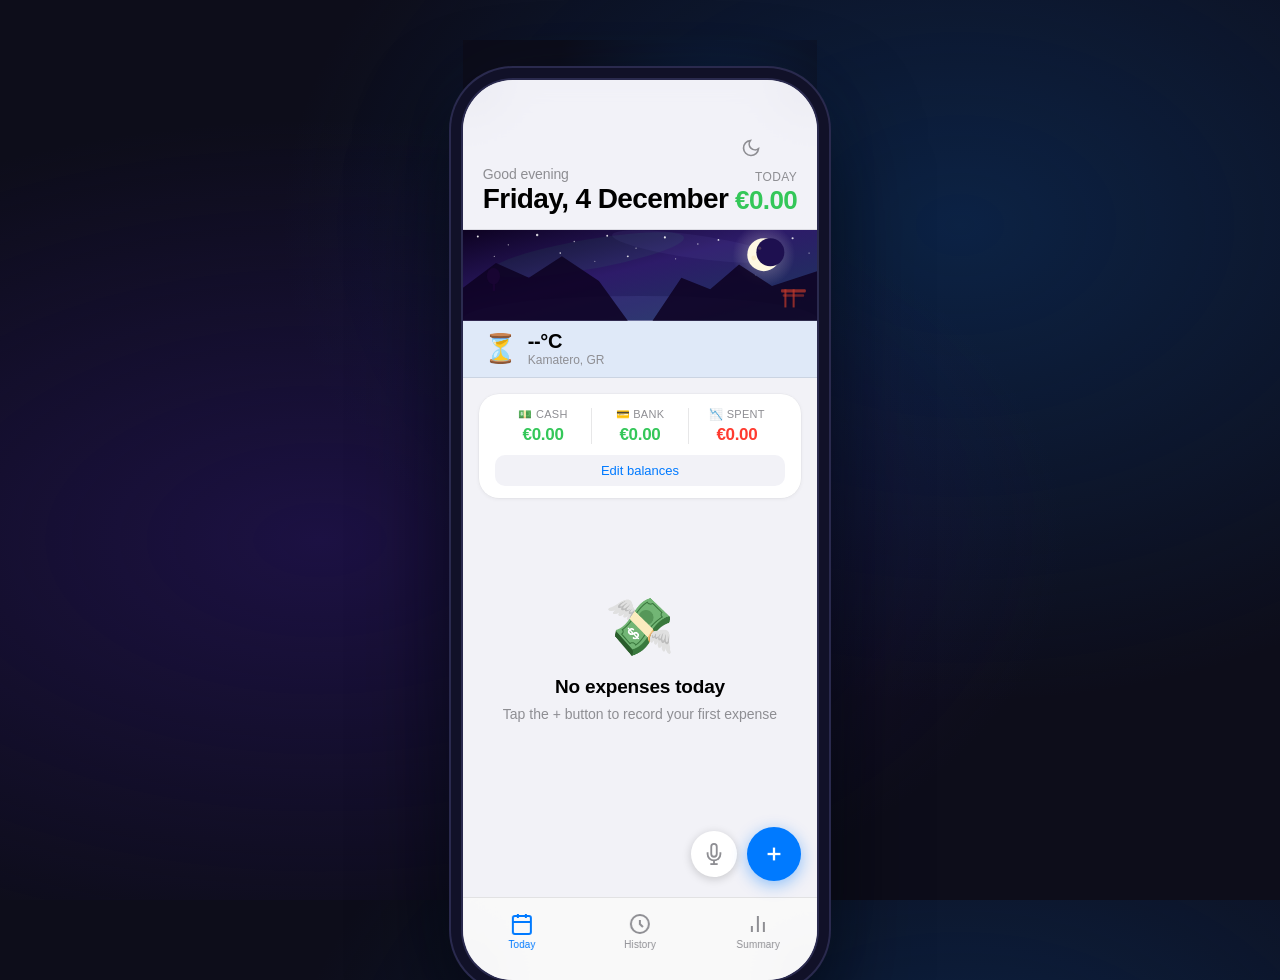
<file: index.html>
<!DOCTYPE html>
<html lang="en">
<head>
  <meta charset="UTF-8">
  <meta name="viewport" content="width=device-width, initial-scale=1.0, viewport-fit=cover">
  <title>Daily Expenses</title>

  <!-- PWA -->
  <link rel="manifest" href="manifest.json">
  <meta name="theme-color" content="#1C1C1E">

  <!-- iOS Safari PWA -->
  <meta name="apple-mobile-web-app-capable" content="yes">
  <meta name="apple-mobile-web-app-status-bar-style" content="black-translucent">
  <meta name="apple-mobile-web-app-title" content="Expenses">
  <link rel="apple-touch-icon" href="icon-192.png">

  <link rel="stylesheet" href="style.css">
</head>
<body>
  <div class="app">

    <!-- Header -->
    <header class="header">
      <div class="header-content">
        <div class="header-left">
          <p class="header-greeting" id="greeting">Good morning</p>
          <h1 class="header-date" id="header-date">Today</h1>
        </div>
        <div class="header-right">
          <button class="theme-toggle" id="theme-toggle" title="Toggle dark mode">
            <svg id="theme-icon-sun" viewBox="0 0 24 24" fill="none" stroke="currentColor" stroke-width="2"><circle cx="12" cy="12" r="5"/><line x1="12" y1="1" x2="12" y2="3"/><line x1="12" y1="21" x2="12" y2="23"/><line x1="4.22" y1="4.22" x2="5.64" y2="5.64"/><line x1="18.36" y1="18.36" x2="19.78" y2="19.78"/><line x1="1" y1="12" x2="3" y2="12"/><line x1="21" y1="12" x2="23" y2="12"/><line x1="4.22" y1="19.78" x2="5.64" y2="18.36"/><line x1="18.36" y1="5.64" x2="19.78" y2="4.22"/></svg>
            <svg id="theme-icon-moon" viewBox="0 0 24 24" fill="none" stroke="currentColor" stroke-width="2" style="display:none"><path d="M21 12.79A9 9 0 1 1 11.21 3 7 7 0 0 0 21 12.79z"/></svg>
          </button>
          <p class="daily-total-label">Today</p>
          <p class="daily-total-amount" id="daily-total">€0.00</p>
        </div>
      </div>
    </header>

    <!-- Anime Banner -->
    <div class="anime-banner">
      <svg viewBox="0 0 430 110" xmlns="http://www.w3.org/2000/svg" preserveAspectRatio="xMidYMid slice">
        <defs>
          <linearGradient id="sky" x1="0%" y1="0%" x2="100%" y2="100%">
            <stop offset="0%" stop-color="#0d0221"/>
            <stop offset="45%" stop-color="#2d1b69"/>
            <stop offset="100%" stop-color="#1a3a5c"/>
          </linearGradient>
          <radialGradient id="moonGlow" cx="50%" cy="50%" r="50%">
            <stop offset="0%" stop-color="#fffbe6" stop-opacity="0.35"/>
            <stop offset="100%" stop-color="#fffbe6" stop-opacity="0"/>
          </radialGradient>
          <radialGradient id="starGlow" cx="50%" cy="50%" r="50%">
            <stop offset="0%" stop-color="white" stop-opacity="1"/>
            <stop offset="100%" stop-color="white" stop-opacity="0"/>
          </radialGradient>
        </defs>
        <!-- Sky -->
        <rect width="430" height="110" fill="url(#sky)"/>
        <!-- Aurora streaks -->
        <ellipse cx="150" cy="30" rx="120" ry="18" fill="#38ef7d" opacity="0.06" transform="rotate(-10 150 30)"/>
        <ellipse cx="280" cy="20" rx="100" ry="14" fill="#7f7fd5" opacity="0.08" transform="rotate(8 280 20)"/>
        <!-- Stars -->
        <circle cx="18" cy="8" r="1.2" fill="white" opacity="0.9"/><circle cx="55" cy="18" r="0.8" fill="white" opacity="0.7"/>
        <circle cx="90" cy="6" r="1.5" fill="white" opacity="0.8"/><circle cx="135" cy="14" r="0.9" fill="white" opacity="0.6"/>
        <circle cx="175" cy="7" r="1.1" fill="white" opacity="0.85"/><circle cx="210" cy="22" r="0.7" fill="white" opacity="0.7"/>
        <circle cx="245" cy="9" r="1.3" fill="white" opacity="0.9"/><circle cx="285" cy="17" r="0.9" fill="white" opacity="0.65"/>
        <circle cx="38" cy="32" r="0.8" fill="white" opacity="0.6"/><circle cx="118" cy="28" r="1.0" fill="white" opacity="0.75"/>
        <circle cx="160" cy="38" r="0.7" fill="white" opacity="0.55"/><circle cx="200" cy="32" r="1.2" fill="white" opacity="0.8"/>
        <circle cx="258" cy="35" r="0.8" fill="white" opacity="0.6"/><circle cx="310" cy="12" r="1.1" fill="white" opacity="0.85"/>
        <circle cx="355" cy="55" r="0.7" fill="white" opacity="0.5"/><circle cx="400" cy="10" r="1.3" fill="white" opacity="0.8"/>
        <circle cx="420" cy="28" r="0.8" fill="white" opacity="0.65"/>
        <!-- Moon glow -->
        <circle cx="365" cy="30" r="38" fill="url(#moonGlow)"/>
        <!-- Moon -->
        <circle cx="365" cy="30" r="20" fill="#fff9e3"/>
        <!-- Moon shadow crescent -->
        <circle cx="373" cy="27" r="17" fill="#1e1050"/>
        <!-- Subtle craters -->
        <circle cx="353" cy="34" r="3" fill="#f0d080" opacity="0.25"/>
        <circle cx="360" cy="22" r="2" fill="#f0d080" opacity="0.2"/>
        <!-- Distant city lights glow -->
        <ellipse cx="215" cy="108" rx="215" ry="28" fill="#7f7fd5" opacity="0.12"/>
        <!-- Mountain silhouette left -->
        <path d="M0 110 L0 70 L40 40 L80 58 L120 32 L165 62 L200 110 Z" fill="#0d0221" opacity="0.85"/>
        <!-- Mountain silhouette right -->
        <path d="M230 110 L265 58 L300 72 L335 42 L375 68 L430 50 L430 110 Z" fill="#0d0221" opacity="0.85"/>
        <!-- Small tree left -->
        <rect x="36" y="60" width="3" height="14" fill="#1a0533" opacity="0.9"/>
        <ellipse cx="37" cy="56" rx="8" ry="10" fill="#1a0533" opacity="0.9"/>
        <!-- Torii gate right -->
        <rect x="390" y="72" width="2.5" height="22" fill="#c0392b" opacity="0.7"/>
        <rect x="400" y="72" width="2.5" height="22" fill="#c0392b" opacity="0.7"/>
        <rect x="386" y="72" width="30" height="4" rx="1" fill="#c0392b" opacity="0.7"/>
        <rect x="388" y="78" width="26" height="3" rx="1" fill="#c0392b" opacity="0.5"/>
      </svg>
    </div>

    <!-- Weather Strip -->
    <div class="weather-strip" id="weather-strip">
      <div class="weather-left">
        <span class="weather-icon" id="weather-icon">⏳</span>
        <div>
          <p class="weather-temp" id="weather-temp">--°C</p>
          <p class="weather-desc" id="weather-desc">Kamatero, GR</p>
        </div>
      </div>
      <div class="weather-right">
        <p class="weather-feels" id="weather-feels"></p>
        <p class="weather-wind" id="weather-wind"></p>
      </div>
    </div>

    <!-- Main -->
    <main class="main">

      <!-- TODAY VIEW -->
      <section class="view active" id="view-today">
        <!-- Wallet Card -->
        <div class="wallet-card" id="wallet-card">
          <div class="wallet-row">
            <div class="wallet-item" id="wallet-cash-block">
              <span class="wallet-label">💵 Cash</span>
              <span class="wallet-val" id="wallet-cash">€0</span>
            </div>
            <div class="wallet-divider"></div>
            <div class="wallet-item" id="wallet-bank-block">
              <span class="wallet-label">💳 Bank</span>
              <span class="wallet-val" id="wallet-bank">€0</span>
            </div>
            <div class="wallet-divider"></div>
            <div class="wallet-item">
              <span class="wallet-label">📉 Spent</span>
              <span class="wallet-val wallet-spent" id="wallet-spent">€0</span>
            </div>
          </div>
          <button class="wallet-edit-btn" id="wallet-edit-btn">Edit balances</button>
        </div>
        <div id="expenses-list"></div>
      </section>

      <!-- HISTORY VIEW -->
      <section class="view" id="view-history">
        <div id="history-content"></div>
      </section>

      <!-- SUMMARY VIEW -->
      <section class="view" id="view-summary">
        <div id="summary-content"></div>
      </section>

    </main>

    <!-- Tab Bar -->
    <nav class="tab-bar">
      <button class="tab-item active" data-tab="today">
        <svg viewBox="0 0 24 24" fill="none" stroke="currentColor" stroke-width="2"><rect x="3" y="4" width="18" height="18" rx="2"/><line x1="16" y1="2" x2="16" y2="6"/><line x1="8" y1="2" x2="8" y2="6"/><line x1="3" y1="10" x2="21" y2="10"/></svg>
        <span>Today</span>
      </button>
      <button class="tab-item" data-tab="history">
        <svg viewBox="0 0 24 24" fill="none" stroke="currentColor" stroke-width="2"><path d="M12 8v4l3 3"/><circle cx="12" cy="12" r="9"/></svg>
        <span>History</span>
      </button>
      <button class="tab-item" data-tab="summary">
        <svg viewBox="0 0 24 24" fill="none" stroke="currentColor" stroke-width="2"><line x1="18" y1="20" x2="18" y2="10"/><line x1="12" y1="20" x2="12" y2="4"/><line x1="6" y1="20" x2="6" y2="14"/></svg>
        <span>Summary</span>
      </button>
    </nav>

    <!-- FAB Group -->
    <div class="fab-group">
      <button class="fab fab-mic" id="fab-mic-btn" title="Speak an expense">
        <svg viewBox="0 0 24 24" fill="none" stroke="currentColor" stroke-width="2"><path d="M12 1a3 3 0 0 0-3 3v8a3 3 0 0 0 6 0V4a3 3 0 0 0-3-3z"/><path d="M19 10v2a7 7 0 0 1-14 0v-2"/><line x1="12" y1="19" x2="12" y2="23"/><line x1="8" y1="23" x2="16" y2="23"/></svg>
      </button>
      <button class="fab" id="fab-btn">
        <svg viewBox="0 0 24 24" fill="none" stroke="currentColor" stroke-width="2.5"><line x1="12" y1="5" x2="12" y2="19"/><line x1="5" y1="12" x2="19" y2="12"/></svg>
      </button>
    </div>

    <!-- Voice Toast -->
    <div class="voice-toast" id="voice-toast"></div>

    <!-- Modal Overlay -->
    <div class="modal-overlay" id="modal-overlay">
      <div class="modal" id="modal">
        <div class="modal-handle"></div>

        <div class="modal-header">
          <h2 id="modal-header-title">New Expense</h2>
          <button class="modal-close" id="modal-close">
            <svg viewBox="0 0 24 24" fill="none" stroke="currentColor" stroke-width="2.5"><line x1="18" y1="6" x2="6" y2="18"/><line x1="6" y1="6" x2="18" y2="18"/></svg>
          </button>
        </div>

        <div class="modal-body">

          <!-- Voice input -->
          <button class="voice-btn" id="voice-btn" title="Speak your expense">
            <svg id="voice-icon" viewBox="0 0 24 24" fill="none" stroke="currentColor" stroke-width="2"><path d="M12 1a3 3 0 0 0-3 3v8a3 3 0 0 0 6 0V4a3 3 0 0 0-3-3z"/><path d="M19 10v2a7 7 0 0 1-14 0v-2"/><line x1="12" y1="19" x2="12" y2="23"/><line x1="8" y1="23" x2="16" y2="23"/></svg>
            <span id="voice-label">Tap to speak</span>
          </button>
          <p class="voice-hint" id="voice-hint">e.g. "50 euro gas cash"</p>

          <!-- Amount -->
          <div class="amount-row">
            <span class="currency">€</span>
            <input type="text" id="amount-input" class="amount-input" placeholder="0.00" inputmode="decimal" pattern="[0-9]*[.,]?[0-9]*" autocomplete="off">
          </div>

          <!-- Category -->
          <p class="field-label">Category</p>
          <div class="category-grid" id="category-grid"></div>

          <!-- Payment Method -->
          <p class="field-label">Paid with</p>
          <div class="payment-toggle">
            <button class="pay-btn active" data-method="cash">
              <span class="pay-icon">💵</span>
              <span>Cash</span>
            </button>
            <button class="pay-btn" data-method="card">
              <span class="pay-icon">💳</span>
              <span>Bank / Card</span>
            </button>
          </div>

          <!-- Date -->
          <p class="field-label">Date</p>
          <input type="date" id="date-input" class="note-input date-input">

          <!-- Recurring toggle (shown only for subscriptions) -->
          <div class="recurring-row" id="recurring-row" style="display:none">
            <label class="recurring-label">
              <input type="checkbox" id="recurring-check">
              <span>Repeat every month</span>
            </label>
          </div>

          <!-- Note -->
          <p class="field-label">Note <span class="optional">optional</span></p>
          <input type="text" id="note-input" class="note-input" placeholder="What was it for?">

        </div>

        <div class="modal-footer">
          <button class="add-btn" id="add-btn">Add Expense</button>
        </div>
      </div>
    </div>

    <!-- New Category Modal -->
    <div class="modal-overlay" id="newcat-overlay">
      <div class="modal" id="newcat-modal">
        <div class="modal-handle"></div>
        <div class="modal-header">
          <h2>New Category</h2>
          <button class="modal-close" id="newcat-close">
            <svg viewBox="0 0 24 24" fill="none" stroke="currentColor" stroke-width="2.5"><line x1="18" y1="6" x2="6" y2="18"/><line x1="6" y1="6" x2="18" y2="18"/></svg>
          </button>
        </div>
        <div class="modal-body">
          <p class="field-label">Emoji Icon</p>
          <input type="text" id="new-cat-icon" class="note-input newcat-emoji" placeholder="e.g. 🎓" maxlength="2">

          <p class="field-label" style="margin-top:20px">Name</p>
          <input type="text" id="new-cat-name" class="note-input" placeholder="e.g. Education" maxlength="14">

          <p class="field-label" style="margin-top:20px">Color</p>
          <div class="color-picker" id="color-picker"></div>
        </div>
        <div class="modal-footer">
          <button class="add-btn" id="save-new-cat">Add Category</button>
        </div>
      </div>
    </div>

    <!-- Wallet Edit Sheet -->
    <div class="sheet-overlay" id="wallet-overlay">
      <div class="sheet">
        <p class="sheet-title">Your Balances</p>
        <p class="sheet-subtitle">Set your available funds</p>
        <div class="wallet-inputs">
          <label class="wallet-input-label">
            <span>💵 Available Cash</span>
            <div class="wallet-input-row">
              <span class="wallet-input-cur">€</span>
              <input type="number" id="input-cash" class="wallet-input" placeholder="0.00" min="0" step="0.01" inputmode="decimal">
            </div>
          </label>
          <label class="wallet-input-label">
            <span>💳 Available in Bank</span>
            <div class="wallet-input-row">
              <span class="wallet-input-cur">€</span>
              <input type="number" id="input-bank" class="wallet-input" placeholder="0.00" min="0" step="0.01" inputmode="decimal">
            </div>
          </label>
        </div>
        <button class="sheet-btn" style="background:var(--primary);color:white;font-weight:600" id="save-wallet">Save</button>
        <button class="sheet-btn" id="cancel-wallet">Cancel</button>
      </div>
    </div>

    <!-- Expense Action Sheet -->
    <div class="sheet-overlay" id="action-overlay">
      <div class="sheet">
        <p class="sheet-title" id="action-sheet-title">Expense</p>
        <p class="sheet-subtitle" id="action-sheet-subtitle"></p>
        <button class="sheet-btn" id="action-edit">
          <svg viewBox="0 0 24 24" fill="none" stroke="currentColor" stroke-width="2" style="width:18px;height:18px;vertical-align:middle;margin-right:8px"><path d="M11 4H4a2 2 0 0 0-2 2v14a2 2 0 0 0 2 2h14a2 2 0 0 0 2-2v-7"/><path d="M18.5 2.5a2.121 2.121 0 0 1 3 3L12 15l-4 1 1-4 9.5-9.5z"/></svg>
          Edit
        </button>
        <button class="sheet-btn danger" id="action-delete">
          <svg viewBox="0 0 24 24" fill="none" stroke="currentColor" stroke-width="2" style="width:18px;height:18px;vertical-align:middle;margin-right:8px"><polyline points="3 6 5 6 21 6"/><path d="M19 6l-1 14H6L5 6"/><path d="M10 11v6"/><path d="M14 11v6"/><path d="M9 6V4h6v2"/></svg>
          Delete
        </button>
        <button class="sheet-btn" id="action-cancel">Cancel</button>
      </div>
    </div>

    <!-- Delete Confirm Sheet -->
    <div class="sheet-overlay" id="delete-overlay">
      <div class="sheet">
        <p class="sheet-title">Delete Expense?</p>
        <p class="sheet-subtitle">This action cannot be undone.</p>
        <button class="sheet-btn danger" id="confirm-delete">Delete</button>
        <button class="sheet-btn" id="cancel-delete">Cancel</button>
      </div>
    </div>

  </div>

  <script src="app.js?v=2"></script>
</body>
</html>
</file>
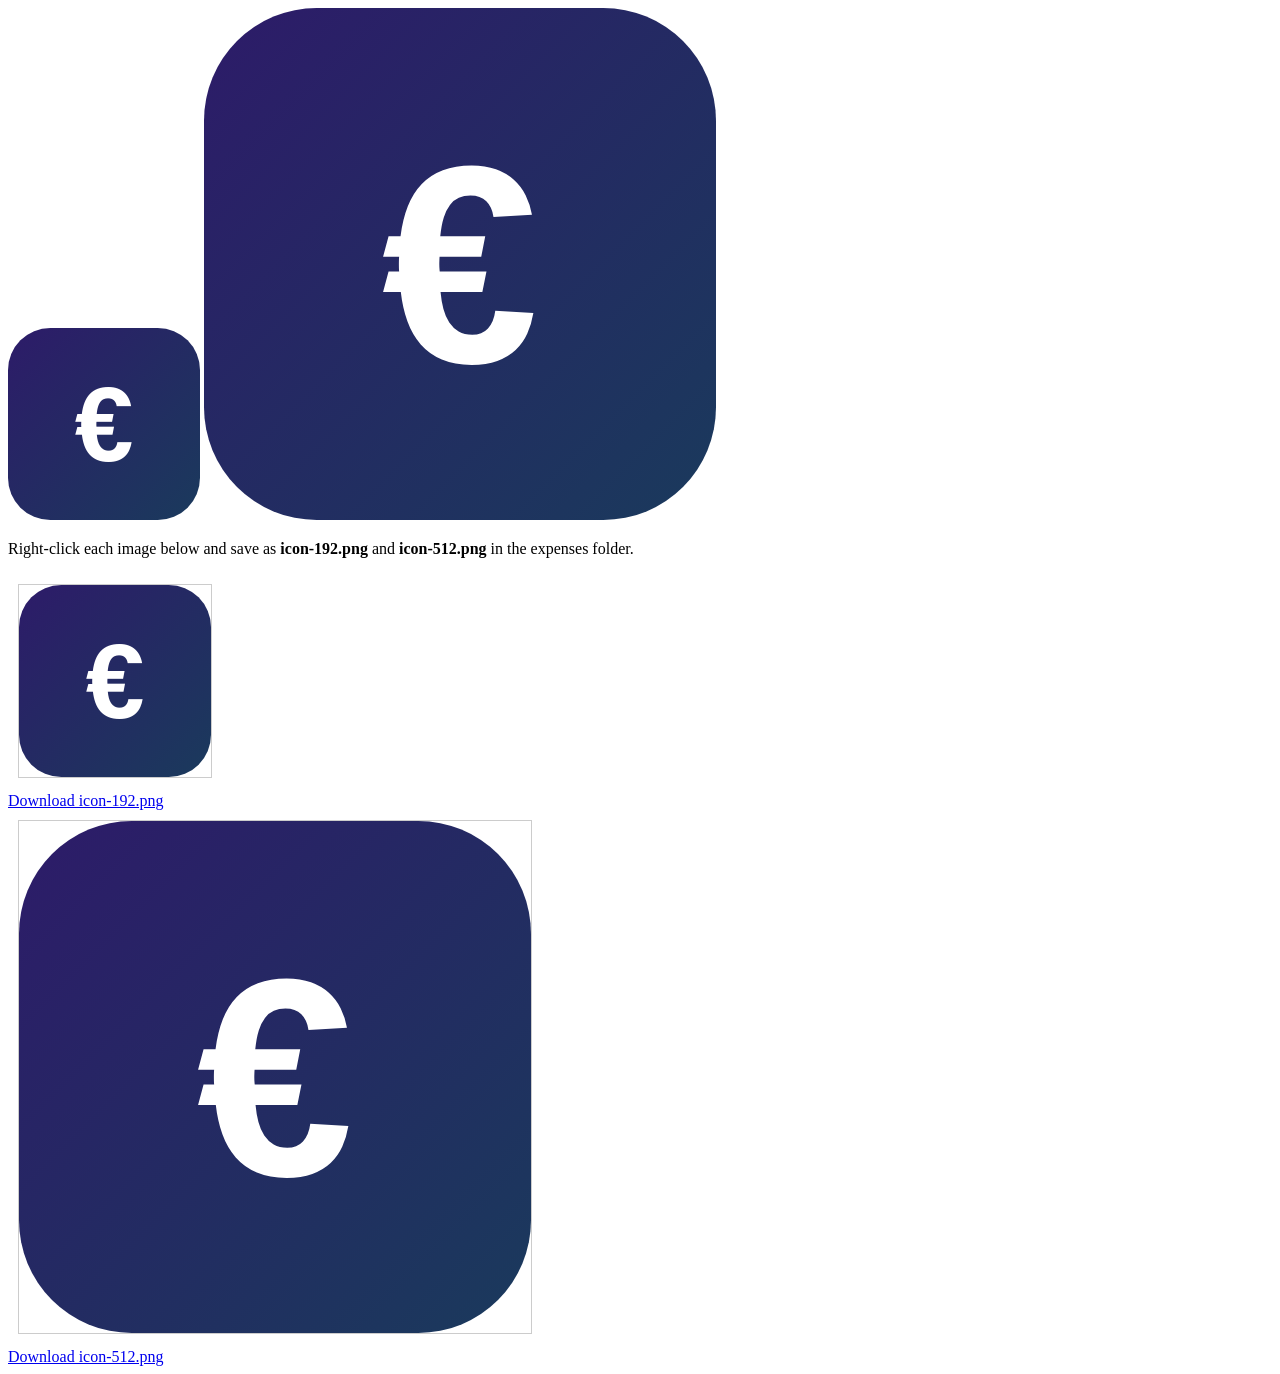
<file: generate-icons.html>
<!DOCTYPE html>
<html>
<head><title>Generate Icons</title></head>
<body>
<canvas id="c192" width="192" height="192"></canvas>
<canvas id="c512" width="512" height="512"></canvas>
<p>Right-click each image below and save as <b>icon-192.png</b> and <b>icon-512.png</b> in the expenses folder.</p>
<div id="out"></div>
<script>
function drawIcon(canvas) {
  const ctx = canvas.getContext('2d');
  const s = canvas.width;
  // Background gradient
  const grad = ctx.createLinearGradient(0, 0, s, s);
  grad.addColorStop(0, '#2d1b69');
  grad.addColorStop(1, '#1a3a5c');
  ctx.fillStyle = grad;
  ctx.roundRect ? ctx.roundRect(0, 0, s, s, s * 0.22) : ctx.fillRect(0, 0, s, s);
  ctx.fill();
  // Euro symbol
  ctx.fillStyle = '#ffffff';
  ctx.font = `bold ${s * 0.55}px -apple-system, sans-serif`;
  ctx.textAlign = 'center';
  ctx.textBaseline = 'middle';
  ctx.fillText('€', s / 2, s / 2 + s * 0.04);
}

['c192','c512'].forEach((id, i) => {
  const canvas = document.getElementById(id);
  drawIcon(canvas);
  const img = document.createElement('img');
  img.src = canvas.toDataURL('image/png');
  img.style.margin = '10px';
  img.style.border = '1px solid #ccc';
  document.getElementById('out').appendChild(img);
  const a = document.createElement('a');
  a.href = canvas.toDataURL('image/png');
  a.download = id === 'c192' ? 'icon-192.png' : 'icon-512.png';
  a.textContent = 'Download ' + a.download;
  a.style.display = 'block';
  document.getElementById('out').appendChild(a);
});
</script>
</body>
</html>
</file>
<file: style.css>
/* ===== RESET & BASE ===== */
*, *::before, *::after {
  margin: 0;
  padding: 0;
  box-sizing: border-box;
  -webkit-font-smoothing: antialiased;
  -moz-osx-font-smoothing: grayscale;
}

:root {
  --bg:           #F2F2F7;
  --card:         #FFFFFF;
  --primary:      #007AFF;
  --primary-dim:  rgba(0, 122, 255, 0.12);
  --green:        #34C759;
  --red:          #FF3B30;
  --orange:       #FF9500;
  --text:         #000000;
  --text-2:       #3C3C43;
  --text-3:       #8E8E93;
  --separator:    rgba(60,60,67,0.12);
  --radius:       13px;
  --radius-lg:    20px;
  --tab-h:        83px;
  --safe-bottom:  34px;
}

/* ===== DARK MODE ===== */
@media (prefers-color-scheme: dark) {
  :root {
    --bg:          #1C1C1E;
    --card:        #2C2C2E;
    --primary:     #0A84FF;
    --primary-dim: rgba(10, 132, 255, 0.18);
    --green:       #30D158;
    --red:         #FF453A;
    --text:        #FFFFFF;
    --text-2:      #EBEBF5;
    --text-3:      #8E8E93;
    --separator:   rgba(84,84,88,0.65);
  }
}

[data-theme="dark"] {
  --bg:          #1C1C1E;
  --card:        #2C2C2E;
  --primary:     #0A84FF;
  --primary-dim: rgba(10, 132, 255, 0.18);
  --green:       #30D158;
  --red:         #FF453A;
  --text:        #FFFFFF;
  --text-2:      #EBEBF5;
  --text-3:      #8E8E93;
  --separator:   rgba(84,84,88,0.65);
}

[data-theme="light"] {
  --bg:           #F2F2F7;
  --card:         #FFFFFF;
  --primary:      #007AFF;
  --primary-dim:  rgba(0, 122, 255, 0.12);
  --green:        #34C759;
  --red:          #FF3B30;
  --text:         #000000;
  --text-2:       #3C3C43;
  --text-3:       #8E8E93;
  --separator:    rgba(60,60,67,0.12);
}

html, body {
  height: 100%;
  background: var(--bg);
}

body {
  font-family: -apple-system, BlinkMacSystemFont, "SF Pro Text", "SF Pro Display", "Helvetica Neue", Arial, sans-serif;
  color: var(--text);
  overscroll-behavior: none;
}

/* ===== DESKTOP FRAME ===== */
@media (min-width: 600px) {
  html, body {
    background: #0d0d1a;
    background-image:
      radial-gradient(ellipse at 25% 60%, rgba(40,20,100,0.55) 0%, transparent 55%),
      radial-gradient(ellipse at 75% 25%, rgba(10,60,120,0.45) 0%, transparent 50%);
    min-height: 100vh;
    display: flex;
    align-items: flex-start;
    justify-content: center;
    padding: 40px 0 40px;
  }

  .app {
    border-radius: 50px;
    box-shadow:
      0 0 0 2px #2a2a4e,
      0 0 0 12px #111128,
      0 0 0 14px #2a2a4e,
      0 40px 100px rgba(0,0,0,0.85),
      0 0 80px rgba(10,132,255,0.06);
    min-height: unset;
    height: 844px;
    overflow-y: auto;
    overflow-x: hidden;
    /* makes all position:fixed children anchor to this frame, not the viewport */
    transform: translate(0, 0);
    scrollbar-width: none;
    -ms-overflow-style: none;
  }

  .app::-webkit-scrollbar { display: none; }
}

button { cursor: pointer; font-family: inherit; }
input  { font-family: inherit; }

/* ===== APP SHELL ===== */
.app {
  display: flex;
  flex-direction: column;
  min-height: 100vh;
  max-width: 430px;
  margin: 0 auto;
  position: relative;
  background: var(--bg);
}

/* ===== HEADER ===== */
.header {
  position: sticky;
  top: 0;
  z-index: 20;
  background: rgba(242, 242, 247, 0.88);
  backdrop-filter: blur(24px) saturate(180%);
  -webkit-backdrop-filter: blur(24px) saturate(180%);
  border-bottom: 0.5px solid var(--separator);
  padding: 52px 20px 16px;
}

.header-content {
  display: flex;
  justify-content: space-between;
  align-items: flex-end;
}

.header-greeting {
  font-size: 14px;
  font-weight: 400;
  color: var(--text-3);
  margin-bottom: 3px;
  letter-spacing: -0.1px;
}

.header-date {
  font-size: 28px;
  font-weight: 700;
  letter-spacing: -0.6px;
  line-height: 1;
}

.header-right {
  text-align: right;
}

.daily-total-label {
  font-size: 12px;
  font-weight: 500;
  color: var(--text-3);
  text-transform: uppercase;
  letter-spacing: 0.4px;
  margin-bottom: 3px;
}

.daily-total-amount {
  font-size: 26px;
  font-weight: 700;
  color: var(--primary);
  letter-spacing: -0.6px;
  line-height: 1;
  transition: all 0.3s ease;
}

/* ===== MAIN ===== */
.main {
  flex: 1;
  padding: 16px 16px calc(var(--tab-h) + 16px);
}

/* ===== VIEWS ===== */
.view { display: none; }
.view.active { display: block; }

/* ===== EMPTY STATE ===== */
.empty-state {
  display: flex;
  flex-direction: column;
  align-items: center;
  justify-content: center;
  padding: 80px 24px;
  text-align: center;
}

.empty-icon {
  font-size: 56px;
  margin-bottom: 16px;
  filter: grayscale(0.2);
}

.empty-title {
  font-size: 19px;
  font-weight: 600;
  margin-bottom: 6px;
  letter-spacing: -0.2px;
}

.empty-sub {
  font-size: 14px;
  color: var(--text-3);
  line-height: 1.5;
}

/* ===== SECTION HEADER ===== */
.section-title {
  font-size: 22px;
  font-weight: 700;
  letter-spacing: -0.4px;
  margin: 8px 4px 12px;
}

/* ===== EXPENSE CARD ===== */
.expense-card {
  background: var(--card);
  border-radius: var(--radius);
  padding: 13px 14px;
  margin-bottom: 8px;
  display: flex;
  align-items: center;
  gap: 12px;
  box-shadow: 0 1px 4px rgba(0,0,0,0.06), 0 0 0 0.5px rgba(0,0,0,0.04);
  cursor: pointer;
  transition: transform 0.12s ease, box-shadow 0.12s ease;
  animation: fadeUp 0.28s ease both;
  position: relative;
  overflow: hidden;
}

.expense-card:active {
  transform: scale(0.985);
  box-shadow: 0 1px 2px rgba(0,0,0,0.04);
}

@keyframes fadeUp {
  from { opacity: 0; transform: translateY(8px); }
  to   { opacity: 1; transform: translateY(0); }
}

.cat-bubble {
  width: 46px;
  height: 46px;
  border-radius: 13px;
  display: flex;
  align-items: center;
  justify-content: center;
  font-size: 23px;
  flex-shrink: 0;
}

.card-info {
  flex: 1;
  min-width: 0;
}

.card-cat {
  font-size: 16px;
  font-weight: 600;
  letter-spacing: -0.2px;
}

.card-meta {
  font-size: 13px;
  color: var(--text-3);
  margin-top: 2px;
  white-space: nowrap;
  overflow: hidden;
  text-overflow: ellipsis;
}

.card-right {
  display: flex;
  flex-direction: column;
  align-items: flex-end;
  gap: 5px;
  flex-shrink: 0;
}

.card-amount {
  font-size: 17px;
  font-weight: 600;
  letter-spacing: -0.3px;
}

.card-method {
  font-size: 11px;
  font-weight: 500;
  color: var(--text-3);
  background: var(--bg);
  padding: 2px 8px;
  border-radius: 20px;
}

/* ===== TAB BAR ===== */
.tab-bar {
  position: fixed;
  bottom: 0;
  left: 50%;
  transform: translateX(-50%);
  width: 100%;
  max-width: 430px;
  height: var(--tab-h);
  background: rgba(249, 249, 249, 0.94);
  backdrop-filter: blur(24px) saturate(180%);
  -webkit-backdrop-filter: blur(24px) saturate(180%);
  border-top: 0.5px solid var(--separator);
  display: flex;
  align-items: flex-start;
  padding-top: 10px;
  z-index: 20;
}

.tab-item {
  flex: 1;
  display: flex;
  flex-direction: column;
  align-items: center;
  gap: 3px;
  background: none;
  border: none;
  color: var(--text-3);
  font-size: 10px;
  font-weight: 500;
  letter-spacing: 0.1px;
  padding: 4px 0;
  transition: color 0.18s ease;
}

.tab-item svg {
  width: 24px;
  height: 24px;
  stroke: currentColor;
}

.tab-item.active {
  color: var(--primary);
}

/* ===== FAB ===== */
.fab {
  width: 54px;
  height: 54px;
  border-radius: 50%;
  background: var(--primary);
  border: none;
  color: white;
  display: flex;
  align-items: center;
  justify-content: center;
  box-shadow: 0 4px 16px rgba(0, 122, 255, 0.42);
  transition: transform 0.15s ease, box-shadow 0.15s ease;
  flex-shrink: 0;
}

.fab svg {
  width: 22px;
  height: 22px;
  stroke: white;
}

.fab:active {
  transform: scale(0.91);
  box-shadow: 0 2px 8px rgba(0,122,255,0.3);
}

/* ===== MODAL ===== */
.modal-overlay {
  position: fixed;
  inset: 0;
  background: rgba(0,0,0,0);
  z-index: 100;
  display: flex;
  align-items: flex-end;
  justify-content: center;
  pointer-events: none;
  transition: background 0.32s ease;
}

.modal-overlay.open {
  background: rgba(0,0,0,0.36);
  pointer-events: all;
  backdrop-filter: blur(2px);
  -webkit-backdrop-filter: blur(2px);
}

.modal {
  background: var(--card);
  border-radius: 20px 20px 0 0;
  width: 100%;
  max-width: 430px;
  max-height: 92vh;
  overflow-y: auto;
  overscroll-behavior: contain;
  transform: translateY(100%);
  transition: transform 0.38s cubic-bezier(0.32, 0.72, 0, 1);
  padding-bottom: 36px;
}

.modal-overlay.open .modal {
  transform: translateY(0);
}

.modal-handle {
  width: 36px;
  height: 4px;
  background: rgba(60,60,67,0.18);
  border-radius: 2px;
  margin: 12px auto 0;
}

.modal-header {
  display: flex;
  justify-content: space-between;
  align-items: center;
  padding: 16px 20px 0;
}

.modal-header h2 {
  font-size: 19px;
  font-weight: 700;
  letter-spacing: -0.3px;
}

.modal-close {
  width: 28px;
  height: 28px;
  border-radius: 50%;
  background: var(--bg);
  border: none;
  display: flex;
  align-items: center;
  justify-content: center;
  color: var(--text-3);
}

.modal-close svg {
  width: 14px;
  height: 14px;
}

.modal-body {
  padding: 12px 20px 0;
}

/* Amount Row */
.amount-row {
  display: flex;
  align-items: center;
  justify-content: center;
  gap: 4px;
  padding: 20px 0 28px;
}

.currency {
  font-size: 38px;
  font-weight: 300;
  color: var(--text-3);
  line-height: 1;
  margin-top: 6px;
}

.amount-input {
  font-size: 58px;
  font-weight: 700;
  letter-spacing: -2px;
  border: none;
  outline: none;
  background: transparent;
  color: var(--text);
  width: 210px;
  text-align: left;
  line-height: 1;
}

.amount-input::placeholder { color: #D1D1D6; }

/* Remove number input arrows */
.amount-input::-webkit-outer-spin-button,
.amount-input::-webkit-inner-spin-button { -webkit-appearance: none; margin: 0; }
.amount-input[type=number] { -moz-appearance: textfield; }

/* Field Label */
.field-label {
  font-size: 12px;
  font-weight: 600;
  color: var(--text-3);
  text-transform: uppercase;
  letter-spacing: 0.6px;
  margin-bottom: 10px;
}

.field-label .optional {
  font-weight: 400;
  text-transform: none;
  letter-spacing: 0;
  font-size: 12px;
}

/* Category Grid */
.category-grid {
  display: grid;
  grid-template-columns: repeat(4, 1fr);
  gap: 8px;
  margin-bottom: 24px;
}

.cat-btn {
  display: flex;
  flex-direction: column;
  align-items: center;
  gap: 5px;
  padding: 11px 6px;
  border-radius: var(--radius);
  border: 2px solid transparent;
  background: var(--bg);
  transition: all 0.18s ease;
}

.cat-btn .icon { font-size: 24px; }

.cat-btn .name {
  font-size: 10.5px;
  font-weight: 500;
  color: var(--text-2);
  text-align: center;
  line-height: 1.2;
}

.cat-btn.selected {
  border-color: var(--primary);
  background: var(--primary-dim);
}

.cat-btn.selected .name { color: var(--primary); }

/* Payment Toggle */
.payment-toggle {
  display: flex;
  gap: 8px;
  margin-bottom: 24px;
}

.pay-btn {
  flex: 1;
  display: flex;
  align-items: center;
  justify-content: center;
  gap: 8px;
  padding: 13px;
  border-radius: var(--radius);
  border: 2px solid transparent;
  background: var(--bg);
  font-size: 15px;
  font-weight: 500;
  color: var(--text-2);
  transition: all 0.18s ease;
}

.pay-btn .pay-icon { font-size: 20px; }

.pay-btn.active {
  border-color: var(--primary);
  background: var(--primary-dim);
  color: var(--primary);
}

/* Date Input */
.date-input {
  margin-bottom: 24px;
  color-scheme: dark;
}

/* Note Input */
.note-input {
  width: 100%;
  padding: 13px 14px;
  border-radius: var(--radius);
  border: none;
  background: var(--bg);
  font-size: 16px;
  color: var(--text);
  outline: none;
}

.note-input::placeholder { color: var(--text-3); }

/* Recurring toggle */
.recurring-row {
  display: flex;
  align-items: center;
  padding: 10px 4px;
}
.recurring-label {
  display: flex;
  align-items: center;
  gap: 10px;
  font-size: 15px;
  color: var(--text-2);
  cursor: pointer;
}
.recurring-label input[type="checkbox"] {
  width: 20px;
  height: 20px;
  accent-color: var(--primary);
  cursor: pointer;
}

/* Modal Footer */
.modal-footer {
  padding: 16px 20px 0;
}

.add-btn {
  width: 100%;
  padding: 16px;
  border-radius: var(--radius);
  border: none;
  background: var(--primary);
  color: white;
  font-size: 17px;
  font-weight: 600;
  letter-spacing: -0.2px;
  transition: all 0.15s ease;
}

.add-btn:active {
  transform: scale(0.98);
  background: #0062CC;
}

/* ===== HISTORY ===== */
.history-group { margin-bottom: 28px; }

.history-date-row {
  display: flex;
  justify-content: space-between;
  align-items: baseline;
  padding: 0 4px;
  margin-bottom: 8px;
}

.history-date-label {
  font-size: 14px;
  font-weight: 600;
  color: var(--text-3);
  letter-spacing: -0.1px;
}

.history-date-total {
  font-size: 14px;
  font-weight: 600;
  color: var(--primary);
}

/* ===== HISTORY OVERVIEW GRID ===== */
.overview-grid {
  display: grid;
  grid-template-columns: 1fr 1fr;
  gap: 10px;
  margin-bottom: 20px;
}

.ov-card {
  background: var(--card);
  border-radius: var(--radius);
  padding: 13px 14px;
  display: flex;
  flex-direction: column;
  gap: 4px;
  box-shadow: 0 1px 4px rgba(0,0,0,0.06);
}

.ov-label {
  font-size: 11px;
  font-weight: 600;
  color: var(--text-3);
  text-transform: uppercase;
  letter-spacing: 0.4px;
}

.ov-val {
  font-size: 20px;
  font-weight: 700;
  letter-spacing: -0.4px;
  color: var(--text);
}

.ov-count {
  font-size: 11px;
  color: var(--text-3);
}

/* Month sections */
.month-section { margin-bottom: 6px; }

.month-header {
  display: flex;
  justify-content: space-between;
  align-items: baseline;
  padding: 16px 4px 8px;
}

.month-label {
  font-size: 20px;
  font-weight: 700;
  letter-spacing: -0.3px;
}

.month-total {
  font-size: 15px;
  font-weight: 600;
  color: var(--primary);
}

/* Day badges */
.day-badge {
  display: inline-block;
  font-size: 10px;
  font-weight: 600;
  background: var(--bg);
  color: var(--text-3);
  padding: 2px 7px;
  border-radius: 10px;
  margin-left: 6px;
  vertical-align: middle;
}

.today-badge {
  background: var(--primary-dim);
  color: var(--primary);
}

/* ===== SUMMARY ===== */
.summary-card {
  background: var(--card);
  border-radius: var(--radius-lg);
  padding: 18px;
  margin-bottom: 14px;
  box-shadow: 0 1px 4px rgba(0,0,0,0.06), 0 0 0 0.5px rgba(0,0,0,0.04);
}

.summary-card-title {
  font-size: 18px;
  font-weight: 700;
  letter-spacing: -0.3px;
  margin-bottom: 14px;
}

.summary-row {
  display: flex;
  justify-content: space-between;
  align-items: center;
  padding: 9px 0;
  border-bottom: 0.5px solid var(--separator);
}

.summary-row:last-child { border-bottom: none; }

.summary-row-left {
  display: flex;
  align-items: center;
  gap: 10px;
}

.sum-icon {
  width: 36px;
  height: 36px;
  border-radius: 10px;
  display: flex;
  align-items: center;
  justify-content: center;
  font-size: 18px;
}

.sum-name {
  font-size: 15px;
  font-weight: 500;
}

.sum-pct {
  font-size: 12px;
  color: var(--text-3);
  margin-top: 1px;
}

.sum-amount {
  font-size: 15px;
  font-weight: 600;
  letter-spacing: -0.2px;
}

/* Progress bar */
.progress-bar-wrap {
  height: 4px;
  background: var(--bg);
  border-radius: 2px;
  margin-top: 12px;
  overflow: hidden;
}

.progress-bar-fill {
  height: 100%;
  border-radius: 2px;
  background: var(--primary);
  transition: width 0.6s cubic-bezier(0.34, 1.56, 0.64, 1);
}

/* ===== DELETE SHEET ===== */
.sheet-overlay {
  position: fixed;
  inset: 0;
  background: rgba(0,0,0,0);
  z-index: 200;
  display: flex;
  align-items: flex-end;
  justify-content: center;
  pointer-events: none;
  transition: background 0.25s ease;
}

.sheet-overlay.open {
  background: rgba(0,0,0,0.3);
  pointer-events: all;
}

.sheet {
  background: var(--card);
  border-radius: 20px 20px 0 0;
  width: 100%;
  max-width: 430px;
  padding: 20px 16px 40px;
  transform: translateY(100%);
  transition: transform 0.3s cubic-bezier(0.32, 0.72, 0, 1);
}

.sheet-overlay.open .sheet {
  transform: translateY(0);
}

.sheet-title {
  font-size: 18px;
  font-weight: 700;
  text-align: center;
  margin-bottom: 6px;
  letter-spacing: -0.3px;
}

.sheet-subtitle {
  font-size: 14px;
  color: var(--text-3);
  text-align: center;
  margin-bottom: 20px;
}

.sheet-btn {
  display: block;
  width: 100%;
  padding: 15px;
  border-radius: var(--radius);
  border: none;
  background: var(--bg);
  font-size: 17px;
  font-weight: 500;
  color: var(--text);
  margin-bottom: 8px;
  transition: opacity 0.15s;
}

.sheet-btn:active { opacity: 0.7; }
.sheet-btn.danger { color: var(--red); font-weight: 600; }

/* ===== SHAKE ANIMATION ===== */
@keyframes shake {
  0%,100% { transform: translateX(0); }
  20%      { transform: translateX(-6px); }
  40%      { transform: translateX(6px); }
  60%      { transform: translateX(-4px); }
  80%      { transform: translateX(4px); }
}

.shake { animation: shake 0.35s ease; }

/* ===== ANIME BANNER ===== */
.anime-banner {
  width: 100%;
  overflow: hidden;
  line-height: 0;
  flex-shrink: 0;
}

.anime-banner svg {
  width: 100%;
  height: auto;
  display: block;
}

/* ===== WEATHER STRIP ===== */
.weather-strip {
  display: flex;
  justify-content: space-between;
  align-items: center;
  padding: 10px 20px;
  background: rgba(0,122,255,0.08);
  border-bottom: 0.5px solid var(--separator);
  gap: 12px;
}

.weather-left {
  display: flex;
  align-items: center;
  gap: 10px;
}

.weather-icon {
  font-size: 28px;
  line-height: 1;
}

.weather-temp {
  font-size: 20px;
  font-weight: 700;
  letter-spacing: -0.4px;
  line-height: 1;
}

.weather-desc {
  font-size: 12px;
  color: var(--text-3);
  margin-top: 2px;
}

.weather-right {
  text-align: right;
}

.weather-feels, .weather-wind {
  font-size: 12px;
  color: var(--text-3);
  line-height: 1.6;
}

/* ===== WALLET CARD ===== */
.wallet-card {
  background: var(--card);
  border-radius: var(--radius-lg);
  padding: 14px 16px 12px;
  margin-bottom: 16px;
  box-shadow: 0 1px 4px rgba(0,0,0,0.06), 0 0 0 0.5px rgba(0,0,0,0.04);
}

.wallet-row {
  display: flex;
  align-items: center;
  justify-content: space-between;
  margin-bottom: 10px;
}

.wallet-item {
  flex: 1;
  display: flex;
  flex-direction: column;
  align-items: center;
  gap: 4px;
}

.wallet-divider {
  width: 0.5px;
  height: 36px;
  background: var(--separator);
}

.wallet-label {
  font-size: 11px;
  color: var(--text-3);
  font-weight: 500;
  text-transform: uppercase;
  letter-spacing: 0.3px;
}

.wallet-val {
  font-size: 17px;
  font-weight: 700;
  letter-spacing: -0.3px;
  color: var(--green);
}

.wallet-spent {
  color: var(--red) !important;
}

.wallet-edit-btn {
  width: 100%;
  padding: 8px;
  border-radius: 10px;
  border: none;
  background: var(--bg);
  font-size: 13px;
  font-weight: 500;
  color: var(--primary);
  cursor: pointer;
  transition: opacity 0.15s;
}

.wallet-edit-btn:active { opacity: 0.7; }

/* ===== WALLET INPUTS ===== */
.wallet-inputs {
  display: flex;
  flex-direction: column;
  gap: 14px;
  margin-bottom: 20px;
}

.wallet-input-label {
  display: flex;
  flex-direction: column;
  gap: 6px;
  font-size: 14px;
  font-weight: 600;
  color: var(--text-2);
}

.wallet-input-row {
  display: flex;
  align-items: center;
  background: var(--bg);
  border-radius: var(--radius);
  padding: 0 14px;
  gap: 6px;
}

.wallet-input-cur {
  font-size: 18px;
  color: var(--text-3);
  font-weight: 300;
}

.wallet-input {
  flex: 1;
  border: none;
  background: transparent;
  font-size: 20px;
  font-weight: 600;
  color: var(--text);
  padding: 12px 0;
  outline: none;
  font-family: inherit;
}

.wallet-input::-webkit-outer-spin-button,
.wallet-input::-webkit-inner-spin-button { -webkit-appearance: none; }
.wallet-input[type=number] { -moz-appearance: textfield; }

/* ===== AMOUNT COLOR CODING ===== */
.amount-low    { color: var(--green)  !important; }
.amount-medium { color: var(--orange) !important; }
.amount-high   { color: var(--red)    !important; }

/* ===== FAB GROUP ===== */
.fab-group {
  position: fixed;
  bottom: calc(var(--tab-h) + 16px);
  right: max(16px, calc(50% - 215px + 16px));
  display: flex;
  align-items: center;
  gap: 10px;
  z-index: 20;
}

.fab-mic {
  background: var(--card) !important;
  box-shadow: 0 2px 10px rgba(0,0,0,0.18) !important;
  color: var(--text-3) !important;
  width: 46px !important;
  height: 46px !important;
}

.fab-mic svg { stroke: var(--text-3); }

.fab-mic.listening {
  color: var(--red) !important;
  box-shadow: 0 0 0 4px rgba(255,59,48,0.2), 0 2px 10px rgba(0,0,0,0.18) !important;
  animation: pulse-border 1s ease infinite;
}
.fab-mic.listening svg { stroke: var(--red); }

/* ===== VOICE TOAST ===== */
.voice-toast {
  position: fixed;
  bottom: calc(var(--tab-h) + 90px);
  left: 50%;
  transform: translateX(-50%) translateY(20px);
  background: rgba(30,30,30,0.92);
  color: white;
  padding: 10px 18px;
  border-radius: 20px;
  font-size: 14px;
  font-weight: 500;
  white-space: nowrap;
  opacity: 0;
  pointer-events: none;
  transition: opacity 0.2s ease, transform 0.2s ease;
  z-index: 50;
  max-width: 320px;
  text-align: center;
}

.voice-toast.show {
  opacity: 1;
  transform: translateX(-50%) translateY(0);
}

/* ===== ACTION SHEET ICONS ===== */
.sheet-btn svg { flex-shrink: 0; }

/* ===== THEME TOGGLE ===== */
.theme-toggle {
  background: none;
  border: none;
  color: var(--text-3);
  width: 32px;
  height: 32px;
  display: flex;
  align-items: center;
  justify-content: center;
  margin-bottom: 6px;
  border-radius: 50%;
  transition: color 0.2s, background 0.2s;
}
.theme-toggle:active { background: var(--separator); }
.theme-toggle svg { width: 20px; height: 20px; }

/* ===== VOICE BUTTON ===== */
.voice-btn {
  display: flex;
  align-items: center;
  justify-content: center;
  gap: 8px;
  width: 100%;
  padding: 13px;
  border-radius: var(--radius);
  border: 2px solid var(--separator);
  background: var(--bg);
  color: var(--text-3);
  font-size: 15px;
  font-weight: 500;
  margin-bottom: 6px;
  transition: all 0.2s ease;
}
.voice-btn svg { width: 20px; height: 20px; flex-shrink: 0; }
.voice-btn.listening {
  border-color: var(--red);
  color: var(--red);
  background: rgba(255, 59, 48, 0.08);
  animation: pulse-border 1s ease infinite;
}
@keyframes pulse-border {
  0%,100% { box-shadow: 0 0 0 0 rgba(255,59,48,0.3); }
  50%      { box-shadow: 0 0 0 6px rgba(255,59,48,0); }
}
.voice-hint {
  font-size: 12px;
  color: var(--text-3);
  text-align: center;
  margin-bottom: 16px;
}

/* ===== CUSTOM CATEGORY TILE ===== */
.cat-btn-add {
  border: 2px dashed var(--separator) !important;
  color: var(--text-3);
}

.cat-btn-add .icon {
  font-size: 20px;
  color: var(--primary);
}

.cat-btn.custom {
  position: relative;
}

.custom-badge {
  position: absolute;
  top: 4px;
  right: 4px;
  font-size: 9px;
  color: var(--red);
  font-weight: 700;
  line-height: 1;
  opacity: 0.7;
}

/* ===== COLOR PICKER ===== */
.color-picker {
  display: flex;
  flex-wrap: wrap;
  gap: 10px;
  margin-bottom: 8px;
}

.color-dot {
  width: 32px;
  height: 32px;
  border-radius: 50%;
  border: 3px solid transparent;
  outline: none;
  transition: transform 0.15s ease, border-color 0.15s ease;
}

.color-dot.selected {
  border-color: white;
  box-shadow: 0 0 0 2px var(--primary);
  transform: scale(1.15);
}

/* Emoji input larger */
.newcat-emoji {
  font-size: 28px;
  text-align: center;
  letter-spacing: 4px;
}

/* ===== SCROLLBAR ===== */
::-webkit-scrollbar { width: 0; }
</file>
